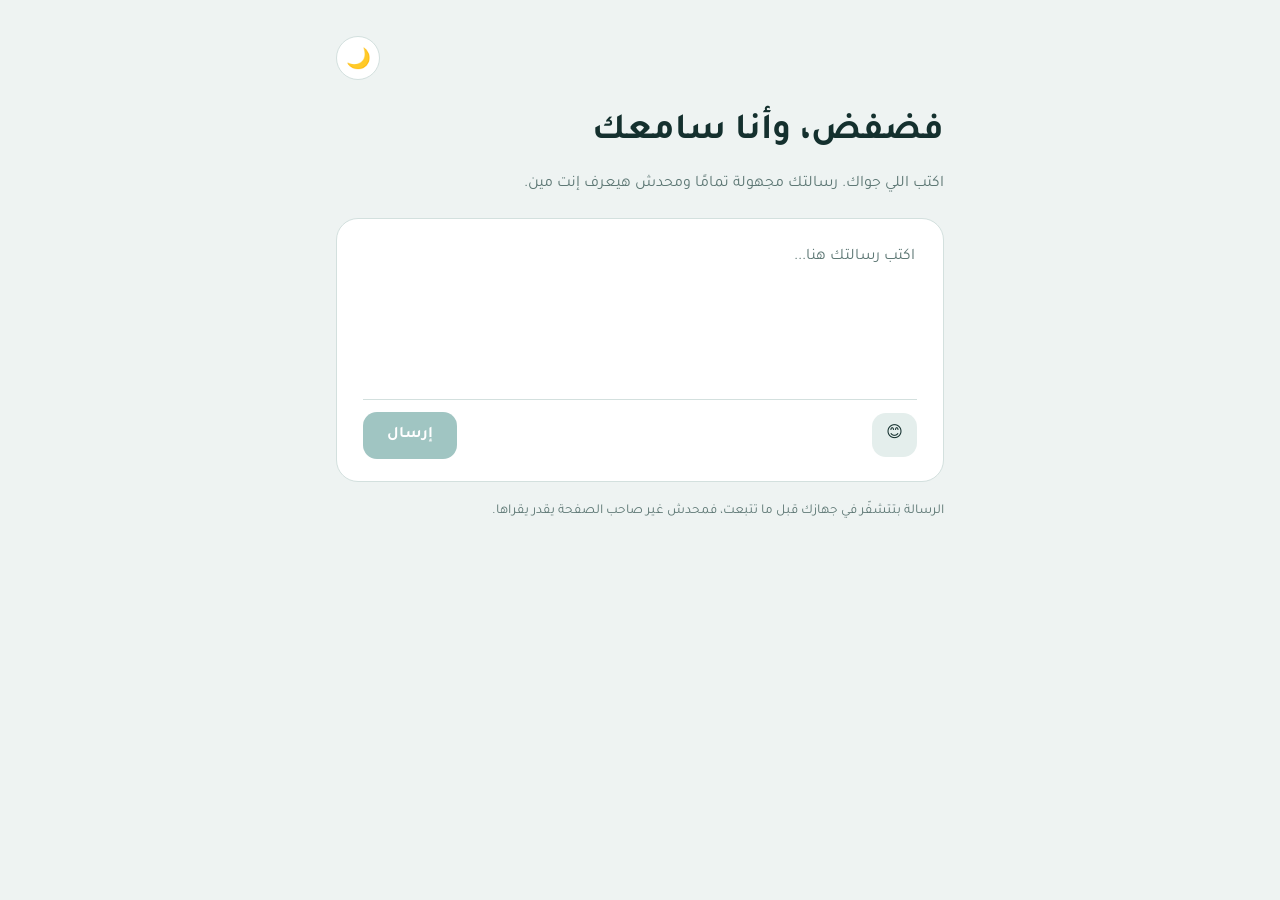
<file: index.html>
<!DOCTYPE html>
<html lang="ar" dir="rtl">
<head>
<meta charset="utf-8">
<meta name="viewport" content="width=device-width, initial-scale=1, viewport-fit=cover">
<title>المصباح السري🧞</title>
<link rel="icon" href="photo.jpg" type="image/jpeg">
<meta name="theme-color" content="#2f7f79">
<link rel="manifest" href="manifest.json">
<link rel="apple-touch-icon" href="icon-192.png">
<meta name="apple-mobile-web-app-capable" content="yes">
<meta name="mobile-web-app-capable" content="yes">
<link rel="preconnect" href="https://fonts.googleapis.com">
<link href="https://fonts.googleapis.com/css2?family=Tajawal:wght@400;700&display=swap" rel="stylesheet">
<link rel="stylesheet" href="style.css">
</head>
<body>
<div class="wrap">
  <div class="top">
    <span></span>
    <button class="round" id="theme" aria-label="تغيير الوضع">🌙</button>
  </div>
  <h1>فضفض، وأنا سامعك</h1>
  <p class="sub">اكتب اللي جواك. رسالتك مجهولة تمامًا ومحدش هيعرف إنت مين.</p>

  <div class="card">
    <textarea id="msg" maxlength="10000" placeholder="اكتب رسالتك هنا..." aria-label="رسالتك"></textarea>
    <div class="emojis" id="emojis"></div>
    <div class="bar">
      <button class="ghost" id="emojiBtn" aria-label="إيموجي">😊</button>
      <span class="count grow" id="count"></span>
      <button class="btn" id="send" disabled>إرسال</button>
    </div>
  </div>
  <div class="status" id="status" hidden></div>
  <p class="note">الرسالة بتتشفّر في جهازك قبل ما تتبعت، فمحدش غير صاحب الصفحة يقدر يقراها.</p>
</div>

<script src="config.js"></script>
<script>
/* ===== الإعدادات ===== */
const CFG = {
  ENCRYPT: true,
  WEB3FORMS_KEY: "47535a4a-cf49-4457-892f-6b184f71d2b2",
  PUBLIC_KEY: (typeof SITE_CONFIG !== "undefined" ? SITE_CONFIG.PUBLIC_KEY : ""),
  MAX: 10000,
  COOLDOWN_SEC: 30
};
/* ===================== */

const $ = id => document.getElementById(id);
const msg = $("msg"), send = $("send"), statusEl = $("status");

/* الوضع الغامق/الفاتح */
const root = document.documentElement;
function setTheme(t){ root.dataset.theme = t; $("theme").textContent = t === "dark" ? "☀️" : "🌙";
  try{ localStorage.setItem("theme", t); }catch(e){} }
let saved = null; try{ saved = localStorage.getItem("theme"); }catch(e){}
setTheme(saved || (matchMedia("(prefers-color-scheme: dark)").matches ? "dark" : "light"));
$("theme").onclick = () => setTheme(root.dataset.theme === "dark" ? "light" : "dark");

/* الإيموجي */
["😊","😂","🥹","😢","😭","😍","🥰","😌","🙏","❤️","💔","😔","😞","😰","😡","🤍","🌸","✨","🔥","👍","💪","🤝","🌙","☀️","😴","🤔","😅","🙂","😇","🫶","💭","🌿"]
  .forEach(e => { const b = document.createElement("button"); b.type = "button"; b.textContent = e;
    b.onclick = () => { msg.focus(); msg.setRangeText(e, msg.selectionStart, msg.selectionEnd, "end"); update(); };
    $("emojis").appendChild(b); });
$("emojiBtn").onclick = () => $("emojis").classList.toggle("open");

/* الخانة بتكبر لوحدها + العداد */
function update(){
  msg.style.height = "auto";
  msg.style.height = Math.min(msg.scrollHeight, innerHeight * 0.6) + "px";
  const n = msg.value.length;
  $("count").textContent = n > CFG.MAX * 0.8 ? n + " / " + CFG.MAX : "";
  send.disabled = msg.value.trim().length === 0;
}
msg.addEventListener("input", update); update();

/* التشفير: AES-GCM للرسالة + RSA-OAEP للمفتاح */
const b64 = b => { let s = "", a = new Uint8Array(b);
  for (let i = 0; i < a.length; i += 8192) s += String.fromCharCode.apply(null, a.subarray(i, i + 8192));
  return btoa(s); };
const unb64 = s => Uint8Array.from(atob(s), c => c.charCodeAt(0));
async function encrypt(text){
  const pub = await crypto.subtle.importKey("spki", unb64(CFG.PUBLIC_KEY), {name:"RSA-OAEP", hash:"SHA-256"}, false, ["encrypt"]);
  const aes = await crypto.subtle.generateKey({name:"AES-GCM", length:256}, true, ["encrypt"]);
  const iv = crypto.getRandomValues(new Uint8Array(12));
  const ct = await crypto.subtle.encrypt({name:"AES-GCM", iv}, aes, new TextEncoder().encode(text));
  const k = await crypto.subtle.encrypt({name:"RSA-OAEP"}, pub, await crypto.subtle.exportKey("raw", aes));
  return "FD1." + b64(k) + "." + b64(iv) + "." + b64(ct) + "~";
}

function show(text, err){ statusEl.hidden = false; statusEl.className = "status" + (err ? " err" : ""); statusEl.textContent = text; }

send.onclick = async () => {
  const text = msg.value.trim(); if (!text) return;
  let last = 0; try{ last = +localStorage.getItem("fd_last") || 0; }catch(e){}
  const wait = Math.ceil(CFG.COOLDOWN_SEC - (Date.now() - last) / 1000);
  if (wait > 0) return show("استنى " + wait + " ثانية قبل ما تبعت رسالة تانية.", true);
  send.disabled = true; show("بنبعت رسالتك...");
  try{
    if (CFG.ENCRYPT && !CFG.PUBLIC_KEY) throw new Error("الإعداد لسه ماتمش (config.js فاضي)");
    const body = CFG.ENCRYPT ? await encrypt(text) : text;
    const fd = new FormData();
    fd.append("access_key", CFG.WEB3FORMS_KEY);
    fd.append("subject", "رسالة جديدة مجهولة");
    fd.append("from_name", "فضفض");
    fd.append("message", body);
    const r = await fetch("https://api.web3forms.com/submit", {method:"POST", headers:{"Accept":"application/json"}, body:fd});
    const t = await r.text();
    let j; try{ j = JSON.parse(t); }catch(e){ throw new Error("HTTP " + r.status + " - " + t.slice(0,150)); }
    if (!j.success) throw new Error(j.message || "failed");
    try{ localStorage.setItem("fd_last", Date.now()); }catch(e){}
    msg.value = ""; update(); $("emojis").classList.remove("open");
    show("وصلت رسالتك 🤍 شكرًا إنك فضفضت.");
  }catch(e){
    console.error(e);
    show("حصلت مشكلة وماتبعتش الرسالة. راجع النت وجرّب تاني.\n(" + e.message + ")", true); send.disabled = false;
  }
};

if ("serviceWorker" in navigator) navigator.serviceWorker.register("sw.js").catch(()=>{});
</script>
</body>
</html>
</file>
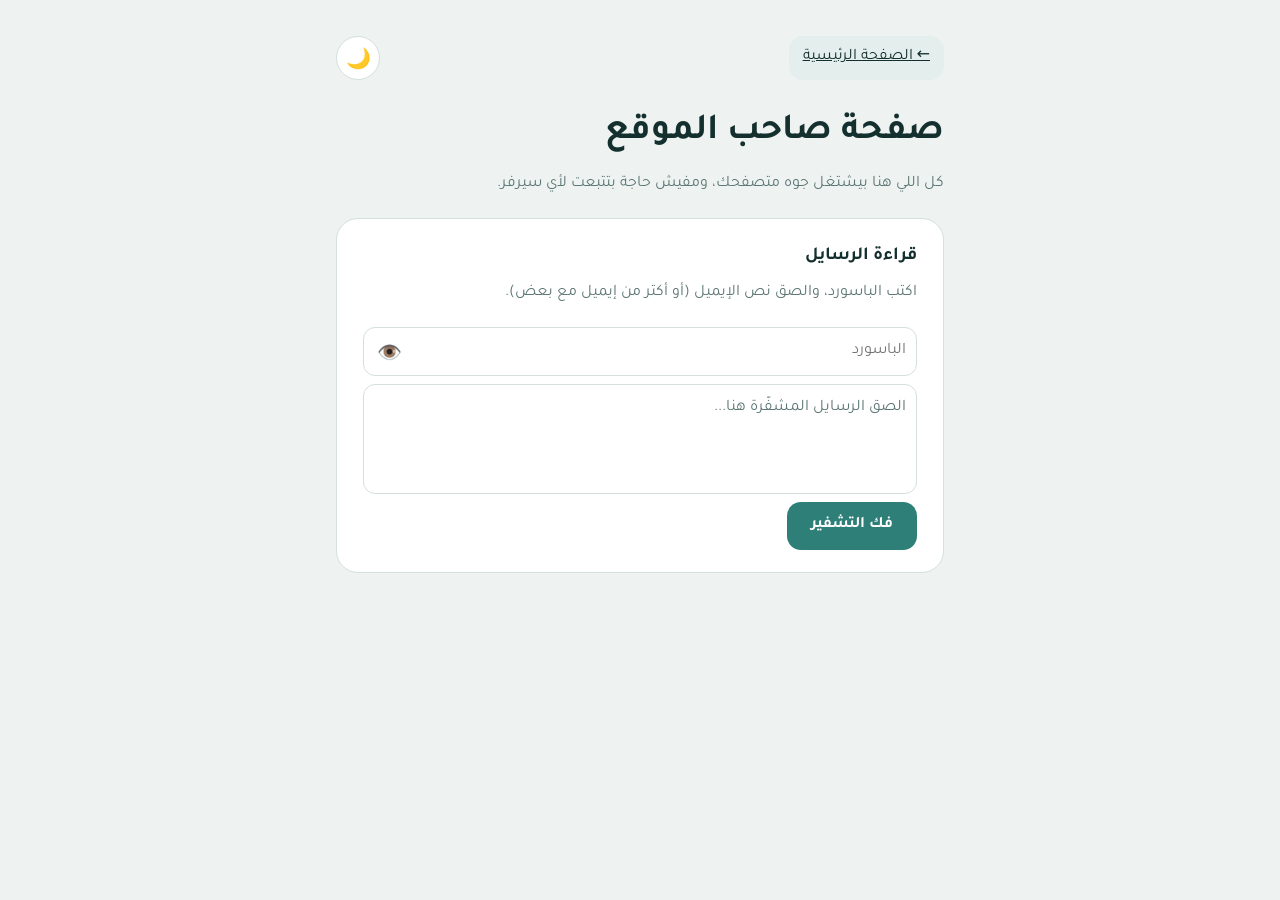
<file: owner.html>
<!DOCTYPE html>
<html lang="ar" dir="rtl">
<head>
<meta charset="utf-8">
<meta name="viewport" content="width=device-width, initial-scale=1, viewport-fit=cover">
<meta name="robots" content="noindex, nofollow">
<title>المصباح السري🧞</title>
<link rel="icon" href="photo.jpg" type="image/jpeg">
<link rel="preconnect" href="https://fonts.googleapis.com">
<link href="https://fonts.googleapis.com/css2?family=Tajawal:wght@400;700&display=swap" rel="stylesheet">
<link rel="stylesheet" href="style.css">
<style>
.pwrap{position:relative;margin:8px 0}
.pwrap input{width:100%;font:inherit;font-size:16px;color:inherit;background:transparent;border:1px solid var(--border);border-radius:12px;padding:10px;padding-inline-end:52px;margin:0}
.eye{position:absolute;inset-inline-end:4px;top:50%;transform:translateY(-50%);width:44px;height:44px;border:0;background:transparent;font-size:20px;cursor:pointer}
</style>
</head>
<body>
<div class="wrap">
  <div class="top"><a class="ghost" href="./">← الصفحة الرئيسية</a><button class="round" id="theme" aria-label="تغيير الوضع">🌙</button></div>
  <h1>صفحة صاحب الموقع</h1>
  <p class="sub">كل اللي هنا بيشتغل جوه متصفحك، ومفيش حاجة بتتبعت لأي سيرفر.</p>

  <section class="card" id="setup">
    <h2>الإعداد (مرة واحدة بس)</h2>
    <p class="sub">اختار باسورد من حروف وأرقام (10 خانات على الأقل) وافتكره كويس، لأنه لو ضاع الرسايل مش هتتفتح تاني.</p>
    <div class="pwrap"><input type="password" id="pw1" placeholder="حروف وأرقام (10 خانات على الأقل)" autocomplete="new-password" autocapitalize="off" spellcheck="false"><button type="button" class="eye" data-for="pw1" aria-label="إظهار أو إخفاء الباسورد">👁️</button></div>
    <button class="btn" id="gen">إنشاء المفاتيح</button>
    <div id="setupOut" hidden>
      <p><b>انسخي النص ده كله</b> وحطيه مكان محتوى ملف <b>config.js</b> على جيت هب (امسحي القديم وحطي ده)، واحفظي:</p>
      <textarea class="box" id="cfg" readonly style="min-height:200px"></textarea>
      <button class="btn" id="copyCfg">نسخ الإعداد</button>
      <p class="note">آمن إنه يتحط على جيت هب لأن المفتاح الخاص مقفول بالباسورد. احتفظي بنسخة من النص ده والباسورد في مكان تاني.</p>
    </div>
  </section>

  <section class="card" id="read">
    <h2>قراءة الرسايل</h2>
    <p class="sub">اكتب الباسورد، والصق نص الإيميل (أو أكتر من إيميل مع بعض).</p>
    <div class="pwrap"><input type="password" id="pw2" placeholder="الباسورد" autocomplete="current-password" autocapitalize="off" spellcheck="false"><button type="button" class="eye" data-for="pw2" aria-label="إظهار أو إخفاء الباسورد">👁️</button></div>
    <textarea class="box" id="cipher" placeholder="الصق الرسايل المشفّرة هنا..."></textarea>
    <button class="btn" id="dec">فك التشفير</button>
    <div id="results"></div>
  </section>
</div>

<script src="config.js"></script>
<script>
/* بيتقرا من config.js */
const WRAPPED_KEY = (typeof SITE_CONFIG !== "undefined" ? SITE_CONFIG.WRAPPED_KEY : "");

const $ = id => document.getElementById(id);
const root = document.documentElement;
function setTheme(t){ root.dataset.theme = t; $("theme").textContent = t === "dark" ? "☀️" : "🌙"; try{ localStorage.setItem("theme", t); }catch(e){} }
let saved = null; try{ saved = localStorage.getItem("theme"); }catch(e){}
setTheme(saved || (matchMedia("(prefers-color-scheme: dark)").matches ? "dark" : "light"));
$("theme").onclick = () => setTheme(root.dataset.theme === "dark" ? "light" : "dark");
if (WRAPPED_KEY) $("setup").hidden = true;

const b64 = b => { let s = "", a = new Uint8Array(b);
  for (let i = 0; i < a.length; i += 8192) s += String.fromCharCode.apply(null, a.subarray(i, i + 8192));
  return btoa(s); };
const unb64 = s => Uint8Array.from(atob(s), c => c.charCodeAt(0));

async function pwKey(pw, salt){
  const base = await crypto.subtle.importKey("raw", new TextEncoder().encode(pw), "PBKDF2", false, ["deriveKey"]);
  return crypto.subtle.deriveKey({name:"PBKDF2", salt, iterations:600000, hash:"SHA-256"}, base, {name:"AES-GCM", length:256}, false, ["encrypt","decrypt"]);
}
function line(text, err){ const d = document.createElement("div"); d.className = "out"; if (err) d.style.border = "1px solid #c0584d"; d.textContent = text; $("results").appendChild(d); }
async function copy(id){ const el = $(id); try{ await navigator.clipboard.writeText(el.value); }catch(e){ el.select(); document.execCommand("copy"); } }

$("gen").onclick = async () => {
  const pw = $("pw1").value;
  if (pw.length < 10 || !/[A-Za-z\u0600-\u06FF]/.test(pw) || !/\d/.test(pw)) return alert("الباسورد لازم يكون 10 خانات على الأقل، وفيه حروف وأرقام.");
  $("gen").disabled = true;
  const kp = await crypto.subtle.generateKey({name:"RSA-OAEP", modulusLength:2048, publicExponent:new Uint8Array([1,0,1]), hash:"SHA-256"}, true, ["encrypt","decrypt"]);
  const pubB64 = b64(await crypto.subtle.exportKey("spki", kp.publicKey));
  const privJson = JSON.stringify(await crypto.subtle.exportKey("jwk", kp.privateKey));
  const salt = crypto.getRandomValues(new Uint8Array(16)), iv = crypto.getRandomValues(new Uint8Array(12));
  const ct = await crypto.subtle.encrypt({name:"AES-GCM", iv}, await pwKey(pw, salt), new TextEncoder().encode(privJson));
  const wrapped = b64(salt) + "." + b64(iv) + "." + b64(ct);
  $("cfg").value = 'const SITE_CONFIG = {\n  PUBLIC_KEY: "' + pubB64 + '",\n  WRAPPED_KEY: "' + wrapped + '"\n};\n';
  $("setupOut").hidden = false; $("gen").disabled = false;
};
$("copyCfg").onclick = () => copy("cfg");
document.querySelectorAll(".eye").forEach(b => b.onclick = () => {
  const i = $(b.dataset.for), show = i.type === "password";
  i.type = show ? "text" : "password"; b.textContent = show ? "🙈" : "👁️";
});

$("dec").onclick = async () => {
  $("results").textContent = "";
  if (!WRAPPED_KEY) return line("لسه ماعملتش الإعداد: ضيف المفتاح المقفول في WRAPPED_KEY.", true);
  let priv;
  try{
    const [s, i, c] = WRAPPED_KEY.split(".");
    const json = await crypto.subtle.decrypt({name:"AES-GCM", iv:unb64(i)}, await pwKey($("pw2").value, unb64(s)), unb64(c));
    priv = await crypto.subtle.importKey("jwk", JSON.parse(new TextDecoder().decode(json)), {name:"RSA-OAEP", hash:"SHA-256"}, false, ["decrypt"]);
  }catch(e){ return line("الباسورد غلط.", true); }
  const items = [...$("cipher").value.matchAll(/FD1\.([^~]+)~/g)];
  if (!items.length) return line("مفيش رسايل مشفّرة في النص اللي لصقته.", true);
  let n = 0;
  for (const m of items){
    n++;
    try{
      const [k, iv, ct] = m[1].replace(/\s+/g, "").split(".");
      const raw = await crypto.subtle.decrypt({name:"RSA-OAEP"}, priv, unb64(k));
      const aes = await crypto.subtle.importKey("raw", raw, "AES-GCM", false, ["decrypt"]);
      const pt = await crypto.subtle.decrypt({name:"AES-GCM", iv:unb64(iv)}, aes, unb64(ct));
      line("رسالة " + n + ":\n" + new TextDecoder().decode(pt));
    }catch(e){ line("رسالة " + n + ": مقدرتش أفكها (النص ناقص أو من مفتاح قديم).", true); }
  }
};
</script>
</body>
</html>
</file>
<file: style.css>
:root{--bg:#eef3f2;--card:#fff;--text:#14302e;--muted:#5d7774;--accent:#2f7f79;--accent-text:#fff;--border:#d3e0de;--soft:#e4eeec}
:root[data-theme=dark]{--bg:#0e1818;--card:#162524;--text:#e8f3f1;--muted:#8fb0ac;--accent:#5fc4b8;--accent-text:#0b1d1c;--border:#26403d;--soft:#1d3230}
*{box-sizing:border-box}
html{-webkit-text-size-adjust:100%}
body{margin:0;min-height:100vh;font-family:"Tajawal",system-ui,-apple-system,"Segoe UI",Tahoma,Arial,sans-serif;background:var(--bg);color:var(--text);line-height:1.7;padding:env(safe-area-inset-top) env(safe-area-inset-right) env(safe-area-inset-bottom) env(safe-area-inset-left);transition:background .3s,color .3s}
.wrap{max-width:640px;margin:0 auto;padding:18px 16px 48px}
.top{display:flex;justify-content:space-between;align-items:center;margin-bottom:22px}
.round{width:44px;height:44px;border-radius:50%;border:1px solid var(--border);background:var(--card);font-size:20px;cursor:pointer;color:var(--text)}
h1{font-size:1.9rem;margin:0 0 6px}
.sub{color:var(--muted);margin:0 0 20px}
.card{background:var(--card);border:1px solid var(--border);border-radius:22px;padding:16px 18px;transition:background .3s,border-color .3s}
textarea{display:block;width:100%;min-height:150px;resize:none;overflow-y:auto;font:inherit;font-size:16px;color:inherit;background:transparent;border:0;outline:0;line-height:1.8}
textarea::placeholder{color:var(--muted)}
.bar{display:flex;align-items:center;gap:10px;border-top:1px solid var(--border);padding-top:12px;margin-top:8px}
.bar .grow{flex:1}
.count{font-size:.82rem;color:var(--muted)}
.btn{background:var(--accent);color:var(--accent-text);border:0;border-radius:14px;padding:10px 24px;min-height:44px;font:inherit;font-weight:700;cursor:pointer}
.btn:disabled{opacity:.45;cursor:not-allowed}
.ghost{background:var(--soft);color:var(--text);border:0;border-radius:14px;min-height:44px;padding:8px 14px;font:inherit;cursor:pointer}
.emojis{display:none;grid-template-columns:repeat(8,1fr);gap:2px;margin-top:10px;padding:8px;background:var(--soft);border-radius:16px}
.emojis.open{display:grid}
.emojis button{border:0;background:transparent;font-size:24px;min-height:42px;cursor:pointer;border-radius:10px}
.status{margin-top:14px;padding:12px 16px;border-radius:14px;background:var(--soft)}
.status.err{border:1px solid #c0584d}
.note{color:var(--muted);font-size:.85rem;margin-top:18px}
.hp{position:absolute;left:-9999px;opacity:0}
section.card{margin-bottom:16px}
h2{font-size:1.15rem;margin:0 0 8px}
input[type=file],.card textarea.box{width:100%;font:inherit;font-size:16px;color:inherit}
textarea.box{border:1px solid var(--border);border-radius:12px;padding:10px;min-height:110px;margin:8px 0}
.out{white-space:pre-wrap;word-break:break-word;background:var(--soft);border-radius:14px;padding:12px 14px;margin-top:10px}
:focus-visible{outline:2px solid var(--accent);outline-offset:2px}
@media(min-width:768px){.wrap{padding-top:36px}h1{font-size:2.3rem}.card{padding:22px 26px}}
@media(prefers-reduced-motion:reduce){*{transition:none!important}}
</file>
